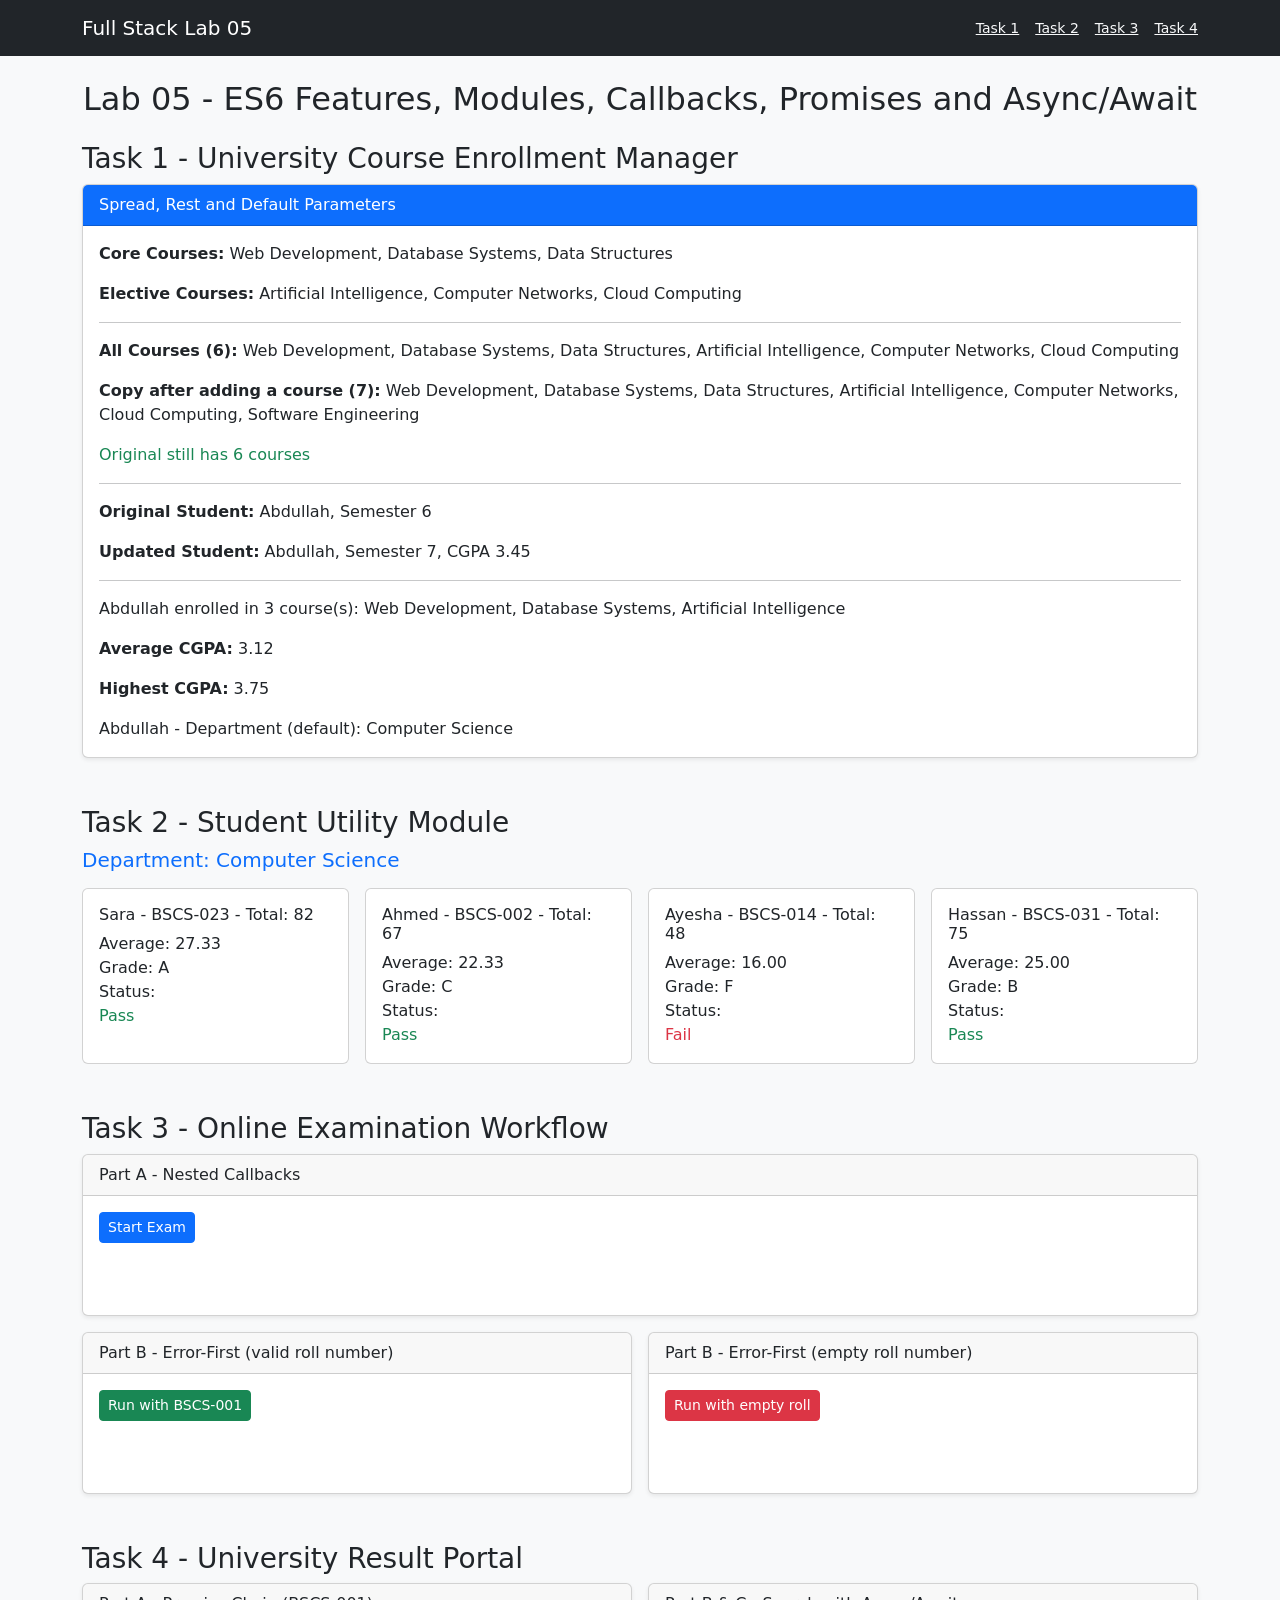
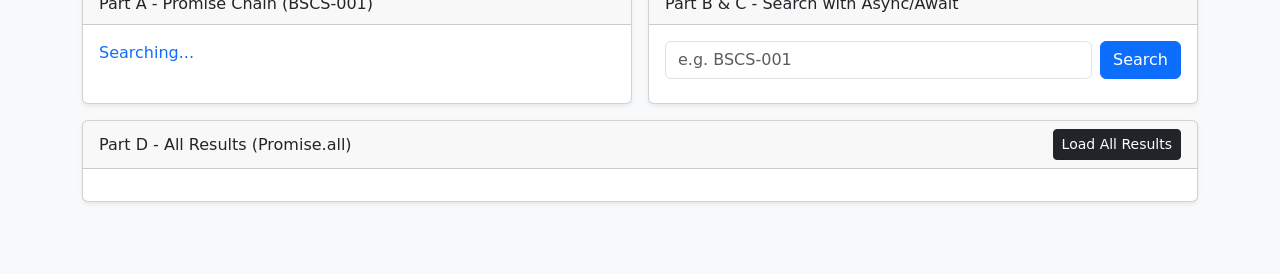
<file: Lab05/index.html>
<!DOCTYPE html>
<html lang="en">
<head>
  <meta charset="UTF-8">
  <meta name="viewport" content="width=device-width, initial-scale=1.0">
  <title>Lab 05 - ES6, Modules and Async JavaScript</title>
  <link href="https://cdn.jsdelivr.net/npm/bootstrap@5.3.3/dist/css/bootstrap.min.css" rel="stylesheet">
  <style>
    .output-box { min-height: 3rem; font-family: monospace; white-space: pre-wrap; }
  </style>
</head>
<body class="bg-light">
  <nav class="navbar navbar-dark bg-dark sticky-top">
    <div class="container">
      <span class="navbar-brand">Full Stack Lab 05</span>
      <div class="d-flex gap-3 small">
        <a class="link-light" href="#task1">Task 1</a>
        <a class="link-light" href="#task2">Task 2</a>
        <a class="link-light" href="#task3">Task 3</a>
        <a class="link-light" href="#task4">Task 4</a>
      </div>
    </div>
  </nav>

  <main class="container py-4">
    <h2 class="text-center mb-4">Lab 05 - ES6 Features, Modules, Callbacks, Promises and Async/Await</h2>

    <!-- TASK 1 -->
    <section id="task1" class="mb-5">
      <h3>Task 1 - University Course Enrollment Manager</h3>
      <div class="card shadow-sm">
        <div class="card-header bg-primary text-white">Spread, Rest and Default Parameters</div>
        <div id="task1Output" class="card-body"></div>
      </div>
    </section>

    <!-- TASK 2 -->
    <section id="task2" class="mb-5">
      <h3>Task 2 - Student Utility Module</h3>
      <h5 id="task2Department" class="text-primary mb-3"></h5>
      <div id="task2Cards" class="row g-3"></div>
    </section>

    <!-- TASK 3 -->
    <section id="task3" class="mb-5">
      <h3>Task 3 - Online Examination Workflow</h3>

      <div class="card shadow-sm mb-3">
        <div class="card-header">Part A - Nested Callbacks</div>
        <div class="card-body">
          <button id="runPartA" class="btn btn-primary btn-sm mb-2">Start Exam</button>
          <div id="task3PartA" class="output-box"></div>
        </div>
      </div>

      <div class="row g-3">
        <div class="col-md-6">
          <div class="card shadow-sm h-100">
            <div class="card-header">Part B - Error-First (valid roll number)</div>
            <div class="card-body">
              <button id="runValid" class="btn btn-success btn-sm mb-2">Run with BSCS-001</button>
              <div id="task3Valid" class="output-box"></div>
            </div>
          </div>
        </div>
        <div class="col-md-6">
          <div class="card shadow-sm h-100">
            <div class="card-header">Part B - Error-First (empty roll number)</div>
            <div class="card-body">
              <button id="runEmpty" class="btn btn-danger btn-sm mb-2">Run with empty roll</button>
              <div id="task3Empty" class="output-box"></div>
            </div>
          </div>
        </div>
      </div>
    </section>

    <!-- TASK 4 -->
    <section id="task4" class="mb-5">
      <h3>Task 4 - University Result Portal</h3>

      <div class="row g-3 mb-3">
        <div class="col-md-6">
          <div class="card shadow-sm h-100">
            <div class="card-header">Part A - Promise Chain (BSCS-001)</div>
            <div id="task4PartA" class="card-body"></div>
          </div>
        </div>
        <div class="col-md-6">
          <div class="card shadow-sm h-100">
            <div class="card-header">Part B &amp; C - Search with Async/Await</div>
            <div class="card-body">
              <form id="searchForm" class="d-flex gap-2 mb-2">
                <label for="rollInput" class="visually-hidden">Roll number</label>
                <input id="rollInput" class="form-control" placeholder="e.g. BSCS-001" autocomplete="off">
                <button id="searchBtn" type="submit" class="btn btn-primary">Search</button>
              </form>
              <div id="searchResult"></div>
            </div>
          </div>
        </div>
      </div>

      <div class="card shadow-sm">
        <div class="card-header d-flex justify-content-between align-items-center">
          Part D - All Results (Promise.all)
          <button id="loadAllBtn" class="btn btn-dark btn-sm">Load All Results</button>
        </div>
        <div class="card-body">
          <div id="allResults" class="row g-3 mb-3"></div>
          <div id="allStats"></div>
        </div>
      </div>
    </section>
  </main>

  <!-- type="module" is needed for import/export (run with Live Server) -->
  <script type="module" src="lab05.js"></script>
</body>
</html>
</file>
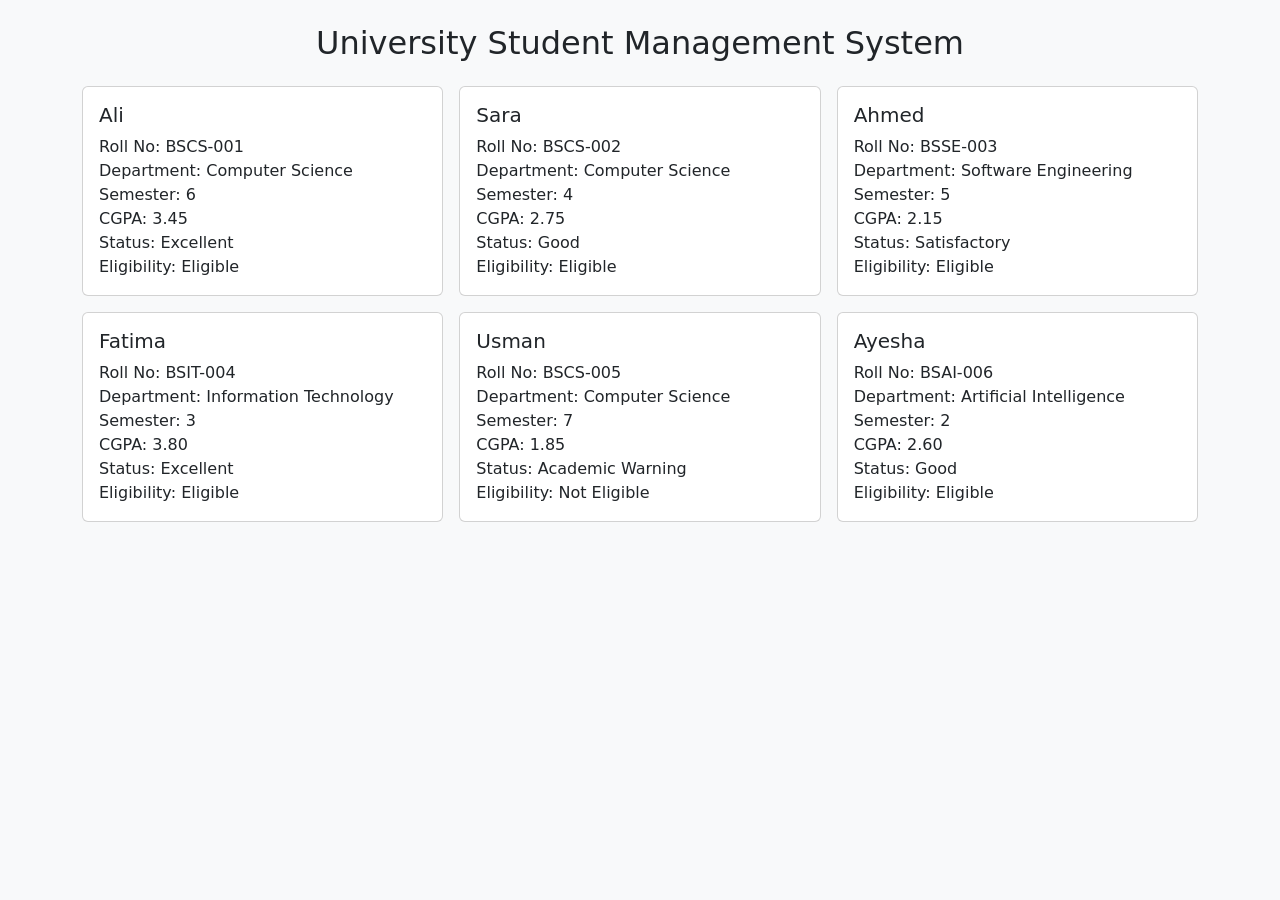
<file: Lab04/task1.html>
<!DOCTYPE html>
<html lang="en">
<head>
  <meta charset="UTF-8">
  <meta name="viewport" content="width=device-width, initial-scale=1.0">
  <title>Task 1 - Student Management</title>
  <link href="https://cdn.jsdelivr.net/npm/bootstrap@5.3.3/dist/css/bootstrap.min.css" rel="stylesheet">
</head>
<body class="bg-light">
  <div class="container py-4">
    <h2 class="text-center mb-4">University Student Management System</h2>
    <div id="students" class="row g-3"></div>
  </div>

  <script>
    // array of objects (6 students)
    const students = [
      { name: "Ali", rollNumber: "BSCS-001", department: "Computer Science", semester: 6, cgpa: 3.45 },
      { name: "Sara", rollNumber: "BSCS-002", department: "Computer Science", semester: 4, cgpa: 2.75 },
      { name: "Ahmed", rollNumber: "BSSE-003", department: "Software Engineering", semester: 5, cgpa: 2.15 },
      { name: "Fatima", rollNumber: "BSIT-004", department: "Information Technology", semester: 3, cgpa: 3.8 },
      { name: "Usman", rollNumber: "BSCS-005", department: "Computer Science", semester: 7, cgpa: 1.85 },
      { name: "Ayesha", rollNumber: "BSAI-006", department: "Artificial Intelligence", semester: 2, cgpa: 2.6 }
    ];

    // status according to cgpa
    // return exits the function so only one status is given
    function getStatus(cgpa) {
      if (cgpa >= 3.0) return "Excellent";
      if (cgpa >= 2.5) return "Good";
      if (cgpa >= 2.0) return "Satisfactory";
      return "Academic Warning"; // below 2.0
    }

    // arrow function + ternary operator for eligibility
    const getEligibility = (cgpa) => cgpa >= 2.0 ? "Eligible" : "Not Eligible";

    const container = document.getElementById("students"); // div where cards go

    // loop through every student
    students.forEach((student) => {
      // object destructuring
      const { name, rollNumber, department, semester, cgpa } = student;

      // += so the previous cards dont get replaced
      container.innerHTML += `
        <div class="col-md-4">
          <div class="card p-3">
            <h5>${name}</h5>
            Roll No: ${rollNumber}<br>
            Department: ${department}<br>
            Semester: ${semester}<br>
            CGPA: ${cgpa.toFixed(2)}<br>
            Status: ${getStatus(cgpa)}<br>
            Eligibility: ${getEligibility(cgpa)}
          </div>
        </div>`;
    });
  </script>
</body>
</html>
</file>
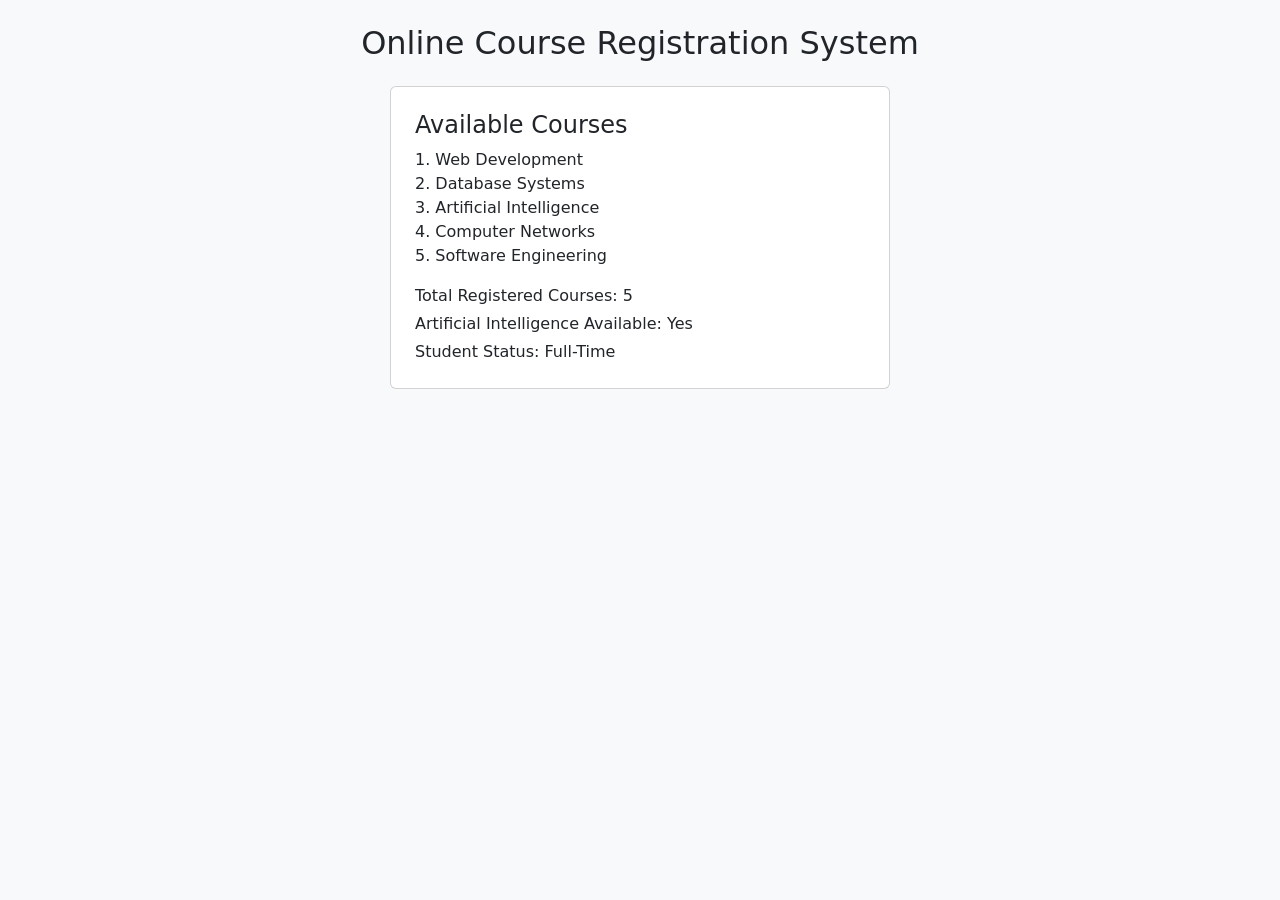
<file: Lab04/task2.html>
<!DOCTYPE html>
<html lang="en">
<head>
  <meta charset="UTF-8">
  <meta name="viewport" content="width=device-width, initial-scale=1.0">
  <title>Task 2 - Course Registration</title>
  <link href="https://cdn.jsdelivr.net/npm/bootstrap@5.3.3/dist/css/bootstrap.min.css" rel="stylesheet">
</head>
<body class="bg-light">
  <div class="container py-4">
    <h2 class="text-center mb-4">Online Course Registration System</h2>
    <div id="output" class="card p-4 mx-auto" style="max-width: 500px;"></div>
  </div>

  <script>
    // courses array
    const courses = [
      "Web Development",
      "Database Systems",
      "Artificial Intelligence",
      "Computer Networks",
      "Software Engineering",
      "Data Structures"
    ];

    courses.push("Cloud Computing"); // adds at the end
    courses.pop();                   // removes last one (Cloud Computing)
    courses.pop();                   // removes Data Structures to match expected output

    // true if AI is in the array
    const aiAvailable = courses.includes("Artificial Intelligence");

    // counts the courses using for...of
    function getTotalCourses(list) {
      let total = 0;
      for (const course of list) {
        total++;
      }
      return total;
    }

    // arrow function + ternary, 4 or more courses is full time
    const getStudentStatus = (total) => total >= 4 ? "Full-Time" : "Part-Time";

    // forEach to show courses, index + 1 since index starts from 0
    let html = "<h4>Available Courses</h4>";
    courses.forEach((course, index) => {
      html += `${index + 1}. ${course}<br>`;
    });

    const total = getTotalCourses(courses);
    html += `
      <p class="mt-3 mb-1">Total Registered Courses: ${total}</p>
      <p class="mb-1">Artificial Intelligence Available: ${aiAvailable ? "Yes" : "No"}</p>
      <p class="mb-0">Student Status: ${getStudentStatus(total)}</p>`;

    document.getElementById("output").innerHTML = html;
  </script>
</body>
</html>
</file>
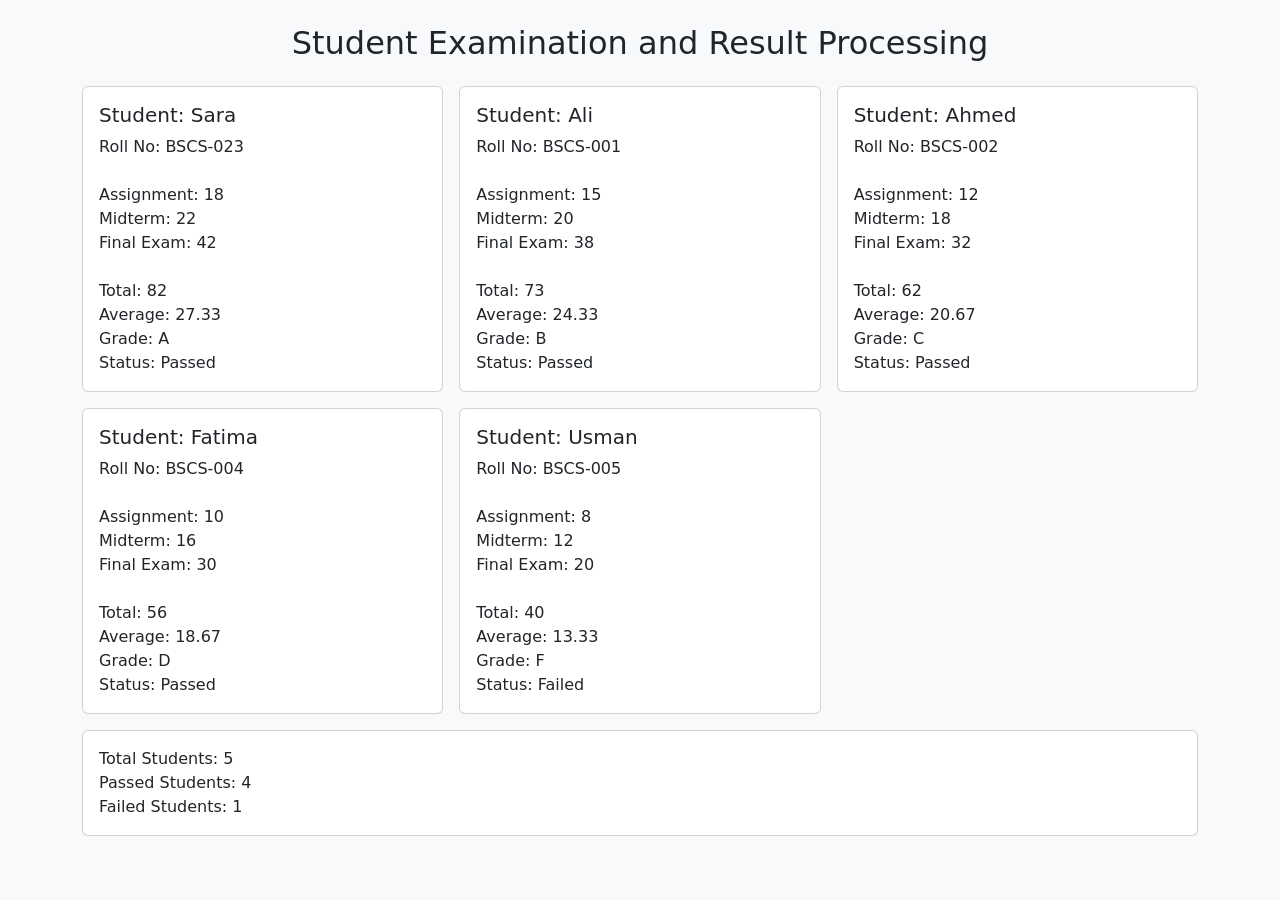
<file: Lab04/task3.html>
<!DOCTYPE html>
<html lang="en">
<head>
  <meta charset="UTF-8">
  <meta name="viewport" content="width=device-width, initial-scale=1.0">
  <title>Task 3 - Result Processing</title>
  <link href="https://cdn.jsdelivr.net/npm/bootstrap@5.3.3/dist/css/bootstrap.min.css" rel="stylesheet">
</head>
<body class="bg-light">
  <div class="container py-4">
    <h2 class="text-center mb-4">Student Examination and Result Processing</h2>
    <div id="results" class="row g-3 mb-3"></div>
    <div id="summary" class="card p-3"></div>
  </div>

  <script>
    // 5 students
    const students = [
      { name: "Sara", rollNumber: "BSCS-023", assignment: 18, midterm: 22, finalExam: 42 },
      { name: "Ali", rollNumber: "BSCS-001", assignment: 15, midterm: 20, finalExam: 38 },
      { name: "Ahmed", rollNumber: "BSCS-002", assignment: 12, midterm: 18, finalExam: 32 },
      { name: "Fatima", rollNumber: "BSCS-004", assignment: 10, midterm: 16, finalExam: 30 },
      { name: "Usman", rollNumber: "BSCS-005", assignment: 8, midterm: 12, finalExam: 20 }
    ];

    // total marks
    function calculateTotal(assignment, midterm, finalExam) {
      return assignment + midterm + finalExam;
    }

    // arrow function, toFixed(2) for 2 decimal places
    const calculateAverage = (total) => (total / 3).toFixed(2);

    // grade from total
    function getGrade(total) {
      if (total >= 80) return "A";
      if (total >= 70) return "B";
      if (total >= 60) return "C";
      if (total >= 50) return "D";
      return "F";
    }

    const results = document.getElementById("results");

    // process each student
    students.forEach((student) => {
      // object destructuring
      const { name, rollNumber, assignment, midterm, finalExam } = student;

      const total = calculateTotal(assignment, midterm, finalExam);
      const status = total >= 50 ? "Passed" : "Failed"; // ternary, 50 is passing

      results.innerHTML += `
        <div class="col-md-4">
          <div class="card p-3">
            <h5>Student: ${name}</h5>
            Roll No: ${rollNumber}<br><br>
            Assignment: ${assignment}<br>
            Midterm: ${midterm}<br>
            Final Exam: ${finalExam}<br><br>
            Total: ${total}<br>
            Average: ${calculateAverage(total)}<br>
            Grade: ${getGrade(total)}<br>
            Status: ${status}
          </div>
        </div>`;
    });

    // for loop to count how many passed
    let passed = 0;
    for (let i = 0; i < students.length; i++) {
      const s = students[i];
      if (calculateTotal(s.assignment, s.midterm, s.finalExam) >= 50) {
        passed++;
      }
    }

    document.getElementById("summary").innerHTML = `
      Total Students: ${students.length}<br>
      Passed Students: ${passed}<br>
      Failed Students: ${students.length - passed}`;
  </script>
</body>
</html>
</file>
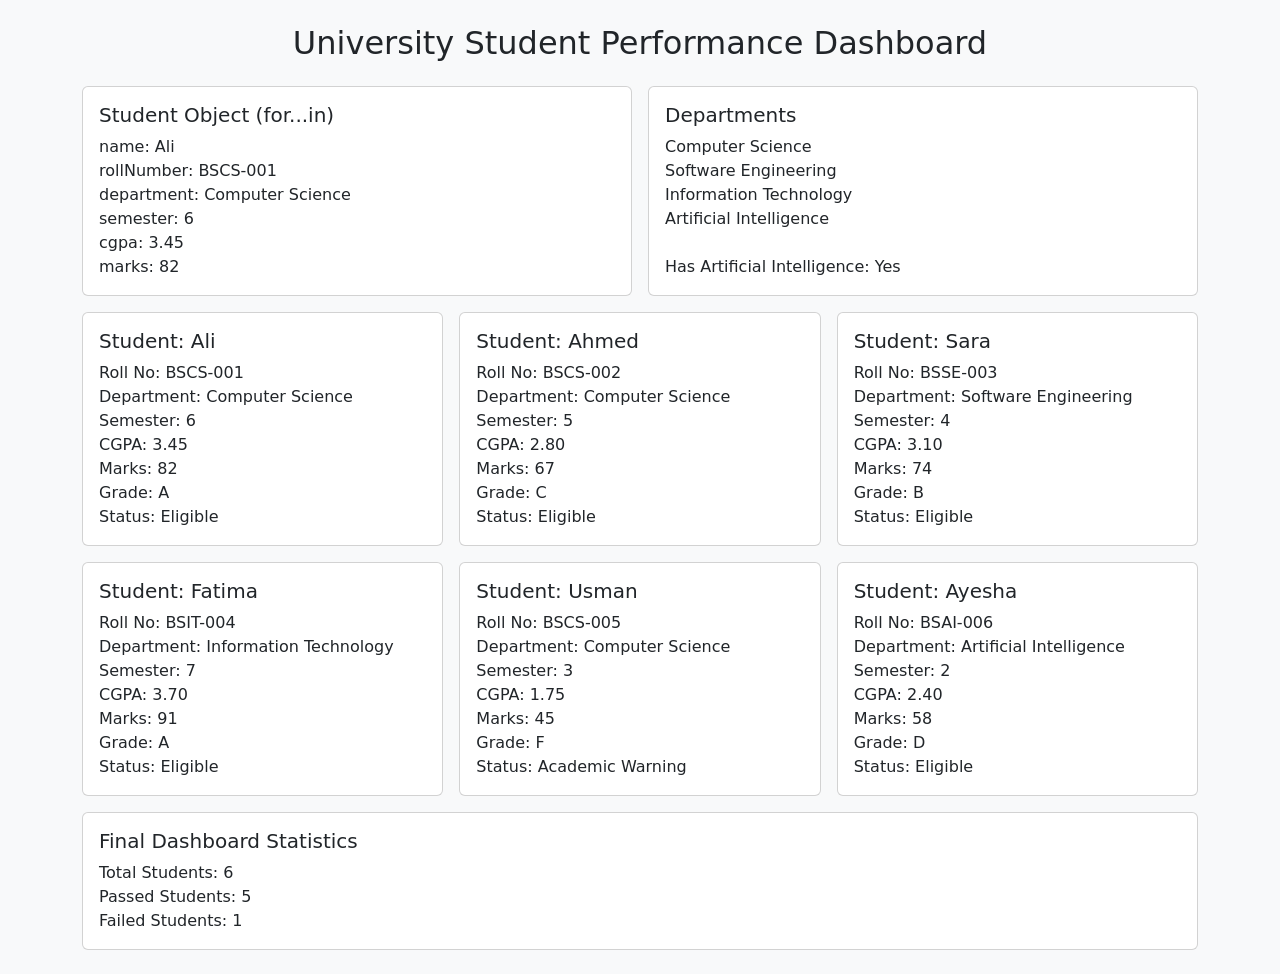
<file: Lab04/task4.html>
<!DOCTYPE html>
<html lang="en">
<head>
  <meta charset="UTF-8">
  <meta name="viewport" content="width=device-width, initial-scale=1.0">
  <title>Task 4 - Performance Dashboard</title>
  <link href="https://cdn.jsdelivr.net/npm/bootstrap@5.3.3/dist/css/bootstrap.min.css" rel="stylesheet">
</head>
<body class="bg-light">
  <div class="container py-4">
    <h2 class="text-center mb-4">University Student Performance Dashboard</h2>

    <div class="row g-3 mb-3">
      <div class="col-md-6"><div id="info" class="card p-3 h-100"></div></div>
      <div class="col-md-6"><div id="departments" class="card p-3 h-100"></div></div>
    </div>

    <div id="students" class="row g-3 mb-3"></div>
    <div id="stats" class="card p-3"></div>
  </div>

  <script>
    // ES6 class
    class Student {
      constructor(name, rollNumber, department, semester, cgpa, marks) {
        this.name = name;
        this.rollNumber = rollNumber;
        this.department = department;
        this.semester = semester;
        this.cgpa = cgpa;
        this.marks = marks;
      }
    }

    // making 6 objects from the class
    const students = [
      new Student("Ali", "BSCS-001", "Computer Science", 6, 3.45, 82),
      new Student("Ahmed", "BSCS-002", "Computer Science", 5, 2.8, 67),
      new Student("Sara", "BSSE-003", "Software Engineering", 4, 3.1, 74),
      new Student("Fatima", "BSIT-004", "Information Technology", 7, 3.7, 91),
      new Student("Usman", "BSCS-005", "Computer Science", 3, 1.75, 45),
      new Student("Ayesha", "BSAI-006", "Artificial Intelligence", 2, 2.4, 58)
    ];

    // grade from marks
    function calculateGrade(marks) {
      if (marks >= 80) return "A";
      if (marks >= 70) return "B";
      if (marks >= 60) return "C";
      if (marks >= 50) return "D";
      return "F";
    }

    // arrow function + ternary for status
    const getStatus = (cgpa) => cgpa >= 2.0 ? "Eligible" : "Academic Warning";

    // for...in loops over the keys of the first student
    let info = "<h5>Student Object (for...in)</h5>";
    for (const key in students[0]) {
      info += `${key}: ${students[0][key]}<br>`;
    }
    document.getElementById("info").innerHTML = info;

    // departments array, push adds one more
    const departments = ["Computer Science", "Software Engineering", "Information Technology"];
    departments.push("Artificial Intelligence");

    let deptHtml = "<h5>Departments</h5>";
    // for...of to show them
    for (const dept of departments) {
      deptHtml += `${dept}<br>`;
    }
    // includes() checks if it is in the array
    deptHtml += `<br>Has Artificial Intelligence: ${departments.includes("Artificial Intelligence") ? "Yes" : "No"}`;
    document.getElementById("departments").innerHTML = deptHtml;

    // cards for all students
    const container = document.getElementById("students");
    students.forEach((student) => {
      // object destructuring
      const { name, rollNumber, department, semester, cgpa, marks } = student;

      container.innerHTML += `
        <div class="col-md-4">
          <div class="card p-3">
            <h5>Student: ${name}</h5>
            Roll No: ${rollNumber}<br>
            Department: ${department}<br>
            Semester: ${semester}<br>
            CGPA: ${cgpa.toFixed(2)}<br>
            Marks: ${marks}<br>
            Grade: ${calculateGrade(marks)}<br>
            Status: ${getStatus(cgpa)}
          </div>
        </div>`;
    });

    // count passed students (50+ marks)
    let passed = 0;
    for (let i = 0; i < students.length; i++) {
      if (students[i].marks >= 50) {
        passed++;
      }
    }

    document.getElementById("stats").innerHTML = `
      <h5>Final Dashboard Statistics</h5>
      Total Students: ${students.length}<br>
      Passed Students: ${passed}<br>
      Failed Students: ${students.length - passed}`;
  </script>
</body>
</html>
</file>
